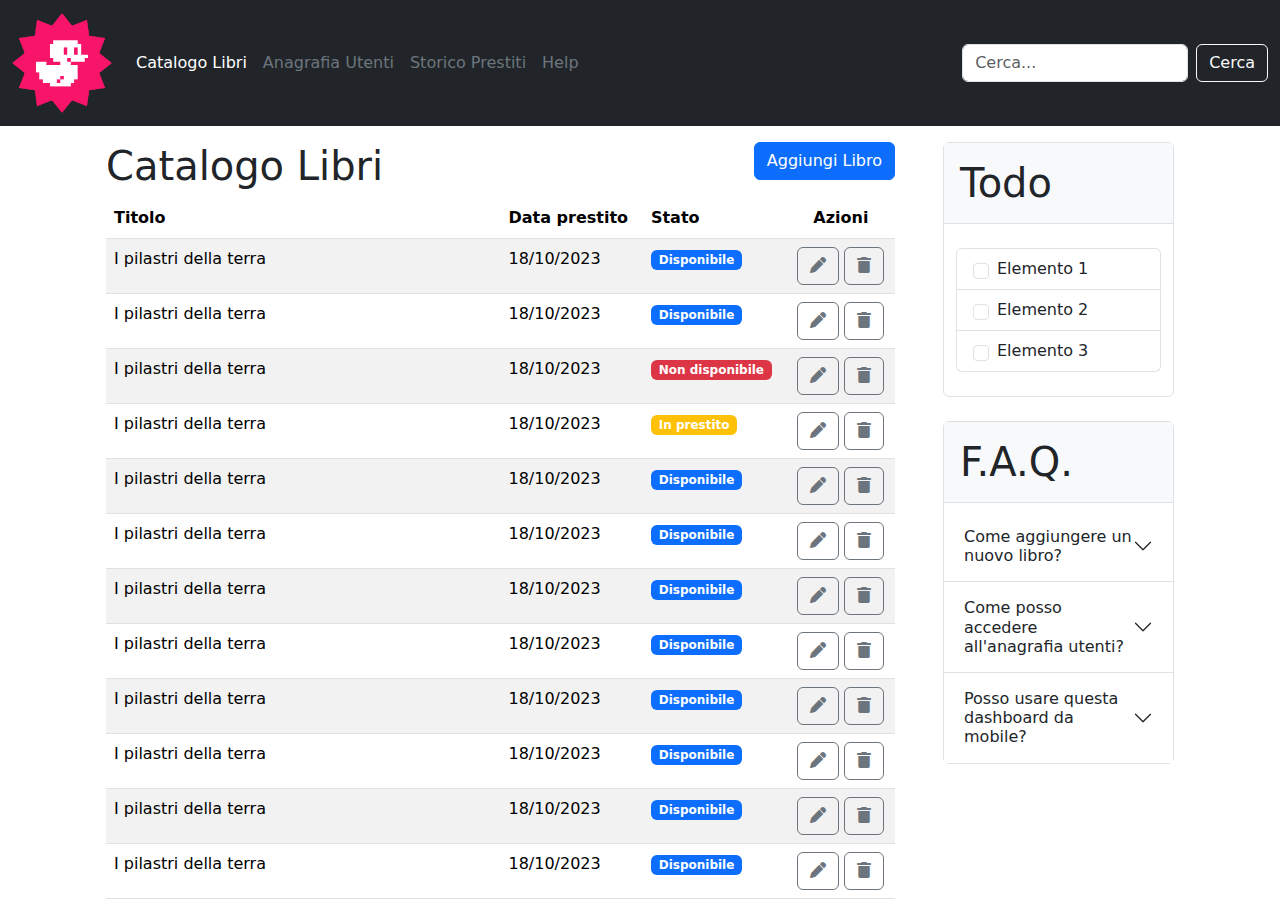
<file: index.html>
<!DOCTYPE html>
<html lang="en">
<head>
    <meta charset="UTF-8">
    <meta name="viewport" content="width=device-width, initial-scale=1.0">
    <link rel="stylesheet" href="https://cdnjs.cloudflare.com/ajax/libs/font-awesome/6.7.2/css/all.min.css" integrity="sha512-Evv84Mr4kqVGRNSgIGL/F/aIDqQb7xQ2vcrdIwxfjThSH8CSR7PBEakCr51Ck+w+/U6swU2Im1vVX0SVk9ABhg==" crossorigin="anonymous" referrerpolicy="no-referrer" />
    <link rel="shortcut icon" href="favicon.ico" type="image/x-icon">
    <meta name="author" content="">
    <title>Document</title>
    <link href="https://cdn.jsdelivr.net/npm/bootstrap@5.3.3/dist/css/bootstrap.min.css" rel="stylesheet" integrity="sha384-QWTKZyjpPEjISv5WaRU9OFeRpok6YctnYmDr5pNlyT2bRjXh0JMhjY6hW+ALEwIH" crossorigin="anonymous">
    <link rel="stylesheet" href="./css/style.css">
</head>
<body>

<!------------------------------------NAV----------------------------------------------------------->

    <nav class="navbar navbar-expand-lg bg-dark">
        <div class="container-fluid">
            <a class="navbar-brand" href="#">
                <img class="logo" src="./css/img/duck.png" alt="">
            </a>
            <button class="navbar-toggler border-light btn btn-outline-light" type="button" data-bs-toggle="collapse" data-bs-target="#navbarNav" aria-controls="navbarNav" aria-expanded="false" aria-label="Toggle navigation">
              <span class="navbar-toggler-icon" data-bs-theme="light"></span>
            </button>
            <div class="collapse navbar-collapse" id="navbarNav">
              <ul class="navbar-nav">
                <li class="nav-item">
                  <a class="nav-link active text-white" aria-current="page" href="#">Catalogo Libri</a>
                </li>
                <li class="nav-item">
                  <a class="nav-link text-secondary" href="#">Anagrafia Utenti
                  </a>
                </li>
                <li class="nav-item">
                  <a class="nav-link text-secondary" href="#">Storico Prestiti</a>
                </li>
                <li class="nav-item">
                  <a class="nav-link text-secondary" href="#">Help</a>
                </li>
              </ul>
            </div>
            <div class="collapse d-lg-block">
              <form class="d-flex" role="search">
                  <input class="form-control me-2" type="search" placeholder="Cerca..." aria-label="Search">
                  <button class="btn btn-outline-light" type="submit">Cerca</button>
                </form>
            </div>
        </div>
    </nav>

<!---------------------------------------------------------------------------------------------------------------->

<!-----------------------------------------------------CATALOGO Libri----------------------------------------------------------->

    <div class="container d-xl-flex justify-content-center mt-3">
        <div class="container col-xl-9">
            <div class="container">
                <div>
                    <div class="d-flex justify-content-between">
                        <h1>Catalogo Libri</h1>
                        <div>
                            <a href="./aggiungi-libro.html" class="btn btn-primary">Aggiungi Libro</a>
                        </div>
                    </div>
                </div>
            </div>

<!---------------------------------------------------------------------------------------------------------------->

<!------------------------------------------------TABELLA---------------------------------------------------------------->

            <div class="container">
                <table class="table table-striped">
                <thead>
                    <tr>
                        <th class="w-50">Titolo</th>
                        <th class="d-none d-lg-table-cell">Data prestito</th>
                        <th class="">Stato</th>
                        <th class="text-center">Azioni</th>
                    </tr>
                </thead>
                <tbody>
                    <tr>
                        <td>I pilastri della terra</td>
                        <td class="collapse d-lg-table-cell">18/10/2023</td>
                        <td>
                            <span class="badge text-bg-primary">Disponibile</span>
                        </td>
                        <td class="text-center">
                            <div class="btn btn-outline-secondary">
                                <i class="fa-solid fa-pen"></i>
                            </div>
                            <div class="btn btn-outline-secondary">
                                <i class="fa-solid fa-trash"></i>
                            </div>
                        </td>
                    </tr>
                    <tr>
                        <td>I pilastri della terra</td>
                        <td class="collapse d-lg-table-cell">18/10/2023</td>
                        <td>
                            <span class="badge text-bg-primary">Disponibile</span>
                        </td>
                        <td class="text-center">
                            <div class="btn btn-outline-secondary">
                                <i class="fa-solid fa-pen"></i>
                            </div>
                            <div class="btn btn-outline-secondary">
                                <i class="fa-solid fa-trash"></i>
                            </div>
                        </td>
                    </tr>
                    <tr>
                        <td>I pilastri della terra</td>
                        <td class="collapse d-lg-table-cell">18/10/2023</td>
                        <td>
                            <span class="badge text-bg-danger">Non disponibile</span>
                        </td>
                        <td class="text-center">
                            <div class="btn btn-outline-secondary">
                                <i class="fa-solid fa-pen"></i>
                            </div>
                            <div class="btn btn-outline-secondary">
                                <i class="fa-solid fa-trash"></i>
                            </div>
                        </td>
                    </tr>
                    <tr>
                        <td>I pilastri della terra</td>
                        <td class="collapse d-lg-table-cell">18/10/2023</td>
                        <td>
                            <span class="badge text-bg-warning text-white">In prestito</span>
                        </td>
                        <td class="text-center">
                            <div class="btn btn-outline-secondary">
                                <i class="fa-solid fa-pen"></i>
                            </div>
                            <div class="btn btn-outline-secondary">
                                <i class="fa-solid fa-trash"></i>
                            </div>
                        </td>
                    </tr>
                    <tr>
                        <td>I pilastri della terra</td>
                        <td class="collapse d-lg-table-cell">18/10/2023</td>
                        <td>
                            <span class="badge text-bg-primary">Disponibile</span>
                        </td>
                        <td class="text-center">
                            <div class="btn btn-outline-secondary">
                                <i class="fa-solid fa-pen"></i>
                            </div>
                            <div class="btn btn-outline-secondary">
                                <i class="fa-solid fa-trash"></i>
                            </div>
                        </td>
                    </tr>
                    <tr>
                        <td>I pilastri della terra</td>
                        <td class="collapse d-lg-table-cell">18/10/2023</td>
                        <td>
                            <span class="badge text-bg-primary">Disponibile</span>
                        </td>
                        <td class="text-center">
                            <div class="btn btn-outline-secondary">
                                <i class="fa-solid fa-pen"></i>
                            </div>
                            <div class="btn btn-outline-secondary">
                                <i class="fa-solid fa-trash"></i>
                            </div>
                        </td>
                    </tr>
                    <tr>
                        <td>I pilastri della terra</td>
                        <td class="collapse d-lg-table-cell">18/10/2023</td>
                        <td>
                            <span class="badge text-bg-primary">Disponibile</span>
                        </td>
                        <td class="text-center">
                            <div class="btn btn-outline-secondary">
                                <i class="fa-solid fa-pen"></i>
                            </div>
                            <div class="btn btn-outline-secondary">
                                <i class="fa-solid fa-trash"></i>
                            </div>
                        </td>
                    </tr>
                    <tr>
                        <td>I pilastri della terra</td>
                        <td class="collapse d-lg-table-cell">18/10/2023</td>
                        <td>
                            <span class="badge text-bg-primary">Disponibile</span>
                        </td>
                        <td class="text-center">
                            <div class="btn btn-outline-secondary">
                                <i class="fa-solid fa-pen"></i>
                            </div>
                            <div class="btn btn-outline-secondary">
                                <i class="fa-solid fa-trash"></i>
                            </div>
                        </td>
                    </tr>
                    <tr>
                        <td>I pilastri della terra</td>
                        <td class="collapse d-lg-table-cell">18/10/2023</td>
                        <td>
                            <span class="badge text-bg-primary">Disponibile</span>
                        </td>
                        <td class="text-center">
                            <div class="btn btn-outline-secondary">
                                <i class="fa-solid fa-pen"></i>
                            </div>
                            <div class="btn btn-outline-secondary">
                                <i class="fa-solid fa-trash"></i>
                            </div>
                        </td>
                    </tr>
                    <tr>
                        <td>I pilastri della terra</td>
                        <td class="collapse d-lg-table-cell">18/10/2023</td>
                        <td>
                            <span class="badge text-bg-primary">Disponibile</span>
                        </td>
                        <td class="text-center">
                            <div class="btn btn-outline-secondary">
                                <i class="fa-solid fa-pen"></i>
                            </div>
                            <div class="btn btn-outline-secondary">
                                <i class="fa-solid fa-trash"></i>
                            </div>
                        </td>
                    </tr>
                    <tr>
                        <td>I pilastri della terra</td>
                        <td class="collapse d-lg-table-cell">18/10/2023</td>
                        <td>
                            <span class="badge text-bg-primary">Disponibile</span>
                        </td>
                        <td class="text-center">
                            <div class="btn btn-outline-secondary">
                                <i class="fa-solid fa-pen"></i>
                            </div>
                            <div class="btn btn-outline-secondary">
                                <i class="fa-solid fa-trash"></i>
                            </div>
                        </td>
                    </tr>
                    <tr>
                        <td>I pilastri della terra</td>
                        <td class="collapse d-lg-table-cell">18/10/2023</td>
                        <td>
                            <span class="badge text-bg-primary">Disponibile</span>
                        </td>
                        <td class="text-center">
                            <div class="btn btn-outline-secondary">
                                <i class="fa-solid fa-pen"></i>
                            </div>
                            <div class="btn btn-outline-secondary">
                                <i class="fa-solid fa-trash"></i>
                            </div>
                        </td>
                    </tr>
                </tbody>
                </table>
            </div>
        </div>

<!---------------------------------------------------------------------------------------------------------------->

        <div class="container col-xxl-3">

<!-------------------------------------------TODO--------------------------------------------------------->            

            <div class="container">
                <div class="border border-1 rounded">
                    <h1 class="border-bottom p-3 bg-light">
                        Todo
                    </h1>
                    <div class="container mt-4 mb-4">
                        <ul class="list-group">
                            <li class="list-group-item d-flex align-items-center">
                                <input class="form-check-input me-2" type="checkbox">
                                Elemento 1
                            </li>
                            <li class="list-group-item d-flex align-items-center">
                                <input class="form-check-input me-2" type="checkbox">
                                Elemento 2
                            </li>
                            <li class="list-group-item d-flex align-items-center">
                                <input class="form-check-input me-2" type="checkbox">
                                Elemento 3
                            </li>
                        </ul>
                    </div>
                </div>
            </div>

<!---------------------------------------------------------------------------------------------------------------->

            <br>

<!------------------------------------------------F.A.Q.---------------------------------------------------------------->

            <div class="container">
                <div class="border border-1 rounded">
                    <h1 class="border-bottom p-3 bg-light">
                        F.A.Q.
                    </h1>
                    <div class="accordion accordion-flush" id="accordionFlushExample">
                        <div class="accordion-item">
                          <h2 class="accordion-header">
                            <button class="accordion-button collapsed" type="button" data-bs-toggle="collapse" data-bs-target="#flush-collapseOne" aria-expanded="false" aria-controls="flush-collapseOne">
                              Come aggiungere un nuovo libro?
                            </button>
                          </h2>
                          <div id="flush-collapseOne" class="accordion-collapse collapse" data-bs-parent="#accordionFlushExample">
                            <div class="accordion-body">Lorem, ipsum dolor sit amet consectetur adipisicing elit. Alias facilis doloremque saepe, quod, delectus ex dolorum veniam est adipisci explicabo commodi distinctio quo. Doloribus eos aliquid ab sequi illo temporibus.<code> Aggiungi libro</code></div>
                          </div>
                        </div>
                        <div class="accordion-item">
                          <h2 class="accordion-header">
                            <button class="accordion-button collapsed" type="button" data-bs-toggle="collapse" data-bs-target="#flush-collapseTwo" aria-expanded="false" aria-controls="flush-collapseTwo">
                              Come posso accedere all'anagrafia utenti?
                            </button>
                          </h2>
                          <div id="flush-collapseTwo" class="accordion-collapse collapse" data-bs-parent="#accordionFlushExample">
                            <div class="accordion-body">Lorem ipsum dolor sit amet, consectetur adipisicing elit. Nemo libero, earum fugiat aperiam voluptatibus ad natus quos nesciunt id sit iste officiis eaque et fugit dolores, ex eius deleniti optio.<code> Anagrafia utenti</code></div>
                          </div>
                        </div>
                        <div class="accordion-item">
                          <h2 class="accordion-header">
                            <button class="accordion-button collapsed" type="button" data-bs-toggle="collapse" data-bs-target="#flush-collapseThree" aria-expanded="false" aria-controls="flush-collapseThree">
                              Posso usare questa dashboard da mobile?
                            </button>
                          </h2>
                          <div id="flush-collapseThree" class="accordion-collapse collapse" data-bs-parent="#accordionFlushExample">
                            <div class="accordion-body">NO!!! ahaha</div>
                          </div>
                        </div>
                    </div>
                </div>
            </div>

<!---------------------------------------------------------------------------------------------------------------->

        </div>
        <br>
    </div>

    <script src="https://cdn.jsdelivr.net/npm/bootstrap@5.3.3/dist/js/bootstrap.bundle.min.js" integrity="sha384-YvpcrYf0tY3lHB60NNkmXc5s9fDVZLESaAA55NDzOxhy9GkcIdslK1eN7N6jIeHz" crossorigin="anonymous"></script>
</body>
</html>
</file>
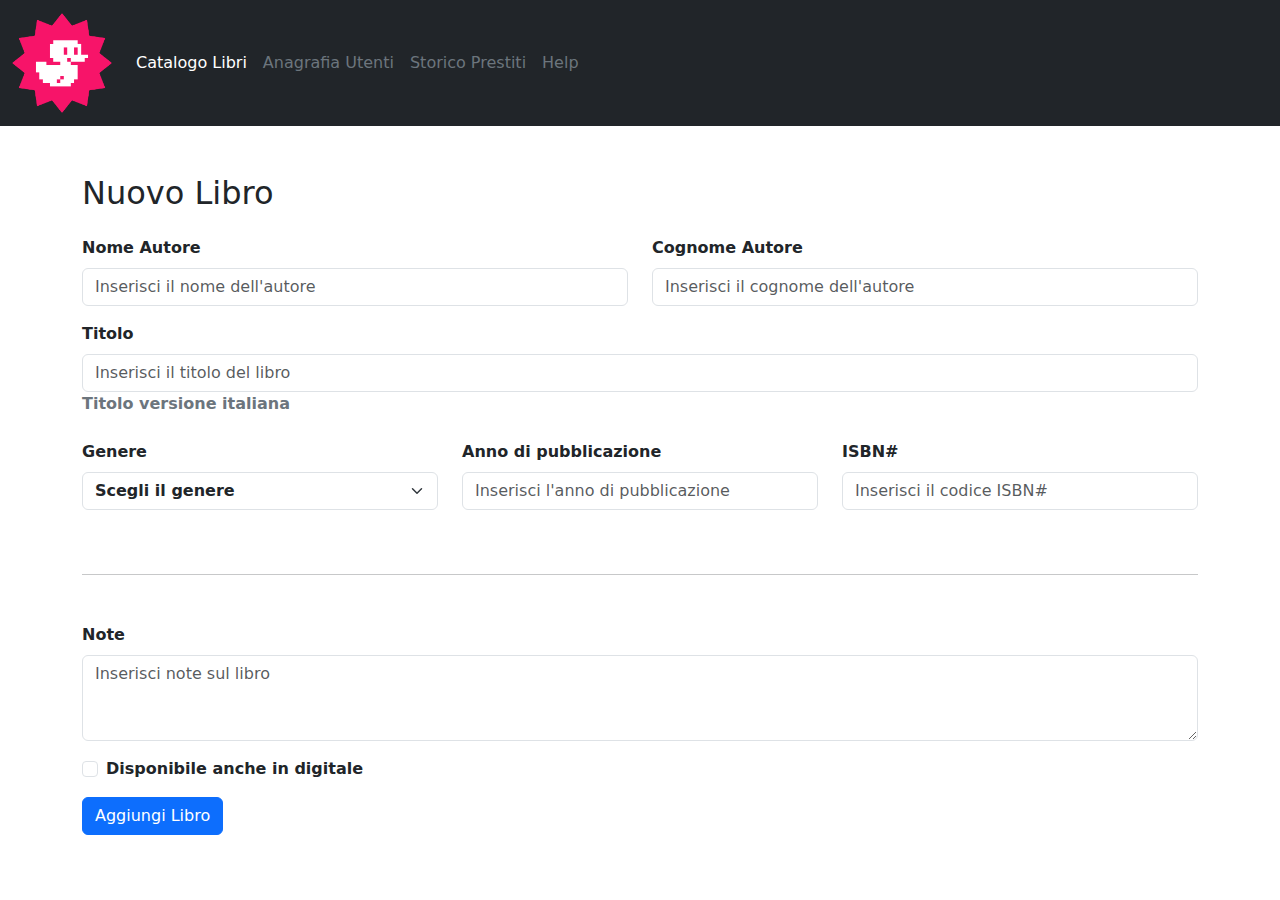
<file: aggiungi-libro.html>
<!DOCTYPE html>
<html lang="en">
<head>
    <meta charset="UTF-8">
    <meta name="viewport" content="width=device-width, initial-scale=1.0">
    <link rel="stylesheet" href="https://cdnjs.cloudflare.com/ajax/libs/font-awesome/6.7.2/css/all.min.css" integrity="sha512-Evv84Mr4kqVGRNSgIGL/F/aIDqQb7xQ2vcrdIwxfjThSH8CSR7PBEakCr51Ck+w+/U6swU2Im1vVX0SVk9ABhg==" crossorigin="anonymous" referrerpolicy="no-referrer" />
    <link rel="shortcut icon" href="favicon.ico" type="image/x-icon">
    <meta name="author" content="">
    <title>Document</title>
    <link href="https://cdn.jsdelivr.net/npm/bootstrap@5.3.3/dist/css/bootstrap.min.css" rel="stylesheet" integrity="sha384-QWTKZyjpPEjISv5WaRU9OFeRpok6YctnYmDr5pNlyT2bRjXh0JMhjY6hW+ALEwIH" crossorigin="anonymous">
    <link rel="stylesheet" href="./css/aggiungi-libro.css">
</head>
<body>

<!------------------------------------NAV----------------------------------------------------------->

    <nav class="navbar navbar-expand-lg bg-dark">
        <div class="container-fluid">
            <a class="navbar-brand" href="#">
                <img class="logo" src="./css/img/duck.png" alt="">
            </a>
            <button class="navbar-toggler border-light btn btn-outline-light" type="button" data-bs-toggle="collapse" data-bs-target="#navbarNav" aria-controls="navbarNav" aria-expanded="false" aria-label="Toggle navigation">
              <span class="navbar-toggler-icon"></span>
            </button>
            <div class="collapse navbar-collapse" id="navbarNav">
              <ul class="navbar-nav">
                <li class="nav-item">
                  <a class="nav-link active text-white" aria-current="page" href="./index.html">Catalogo Libri</a>
                </li>
                <li class="nav-item">
                  <a class="nav-link text-secondary" href="#">Anagrafia Utenti
                  </a>
                </li>
                <li class="nav-item">
                  <a class="nav-link text-secondary" href="#">Storico Prestiti</a>
                </li>
                <li class="nav-item">
                  <a class="nav-link text-secondary" href="#">Help</a>
                </li>
              </ul>
            </div>
        </div>
    </nav>

<!---------------------------------------------------------------------------------------------------------------->

<!-------------------------------------Aggiungi Libro-------------------------------------------->

<div class="container mt-5">
    <h2 class="mb-4">Nuovo Libro</h2>
    
    <form>
        <div class="row justify-content-between">
            <!-- Nome Autore -->
            <div class="col-6">
                <div class="mb-3 fw-semibold">
                        <label for="nomeAutore" class="form-label">Nome Autore</label>
                        <input type="text" class="form-control" id="nomeAutore" placeholder="Inserisci il nome dell'autore" required>
                </div>
            </div>
            <!-- Congnome Autore -->
            <div class="col-6">
                <div class="mb-3 fw-semibold">
                    <label for="nomeAutore" class="form-label">Cognome Autore</label>
                    <input type="text" class="form-control" id="cognomeAutore" placeholder="Inserisci il cognome dell'autore" required>
                </div>
            </div>
        </div>
        <!-- Titolo -->
        <div class="mb-3 fw-semibold">
            <label for="nomeAutore" class="form-label">Titolo</label>
            <input type="text" class="form-control" id="titolo" placeholder="Inserisci il titolo del libro" required>
            <label for="nomeAutore" class="form-label text-secondary">Titolo versione italiana</label>
        </div>

        <div class="row">
              <!-- Genere -->
            <div class="col-lg-4">
                <div class="mb-3 fw-semibold">
                    <label for="genere" class="form-label">Genere</label>
                    <select class="form-select fw-semibold" id="genere" required>
                        <option value="" selected disabled>Scegli il genere</option>
                        <option value="Thriller">Thriller</option>
                        <option value="Fantasy">Fantasy</option>
                        <option value="Giallo">Giallo</option>
                        <option value="preferisco-non-specificare">Preferisco non specificare</option>
                    </select>
                </div>
            </div>
              <!-- Anno di pubblicazione -->
            <div class="col-lg-4">
                <div class="mb-3 fw-semibold">
                    <label for="nomeAutore" class="form-label">Anno di pubblicazione</label>
                    <input type="text" class="form-control" id="Anno di pubblicazione" placeholder="Inserisci l'anno di pubblicazione" required>
                </div>
            </div>
              <!-- ISBM# -->
            <div class="col-lg-4">
                <div class="mb-3 fw-semibold">
                    <label for="nomeAutore" class="form-label">ISBN#</label>
                    <input type="text" class="form-control" id="ISBM#" placeholder="Inserisci il codice ISBN#" required>
                </div>
            </div>
        </div>

        <hr class="my-5">

            <!-- Campo Note -->
        <div class="mb-3 fw-semibold">
            <label for="note" class="form-label">Note</label>
            <textarea class="form-control" id="note" rows="3" placeholder="Inserisci note sul libro"></textarea>
        </div>

        <!-- Note + Checkbox -->
        <div class="mb-3 form-check">
            <input type="checkbox" class="form-check-input" id="digitale" name="formato">
            <label class="form-check-label fw-semibold" for="digitale">Disponibile anche in digitale</label>
        </div>

        <!-- Bottone Aggiungi Libro -->
        <button type="submit" class="btn btn-primary">Aggiungi Libro</button>

    </form>
</div>

<!---------------------------------------------------------------------------------------------------------------->

    <script src="https://cdn.jsdelivr.net/npm/bootstrap@5.3.3/dist/js/bootstrap.bundle.min.js" integrity="sha384-YvpcrYf0tY3lHB60NNkmXc5s9fDVZLESaAA55NDzOxhy9GkcIdslK1eN7N6jIeHz" crossorigin="anonymous"></script>
</body>
</html>
</file>
<file: css/style.css>
.logo{
    width: 100px;
}
</file>
<file: css/aggiungi-libro.css>
/* DEBUG */

.debug,
.debug *{
    /* min-height: 50px; */
    /* padding: 5px; */
    background-color: rgba(255, 0, 0, 0.219);
    border: 1px dashed red;
}

.logo{
    width: 100px;
}
</file>
